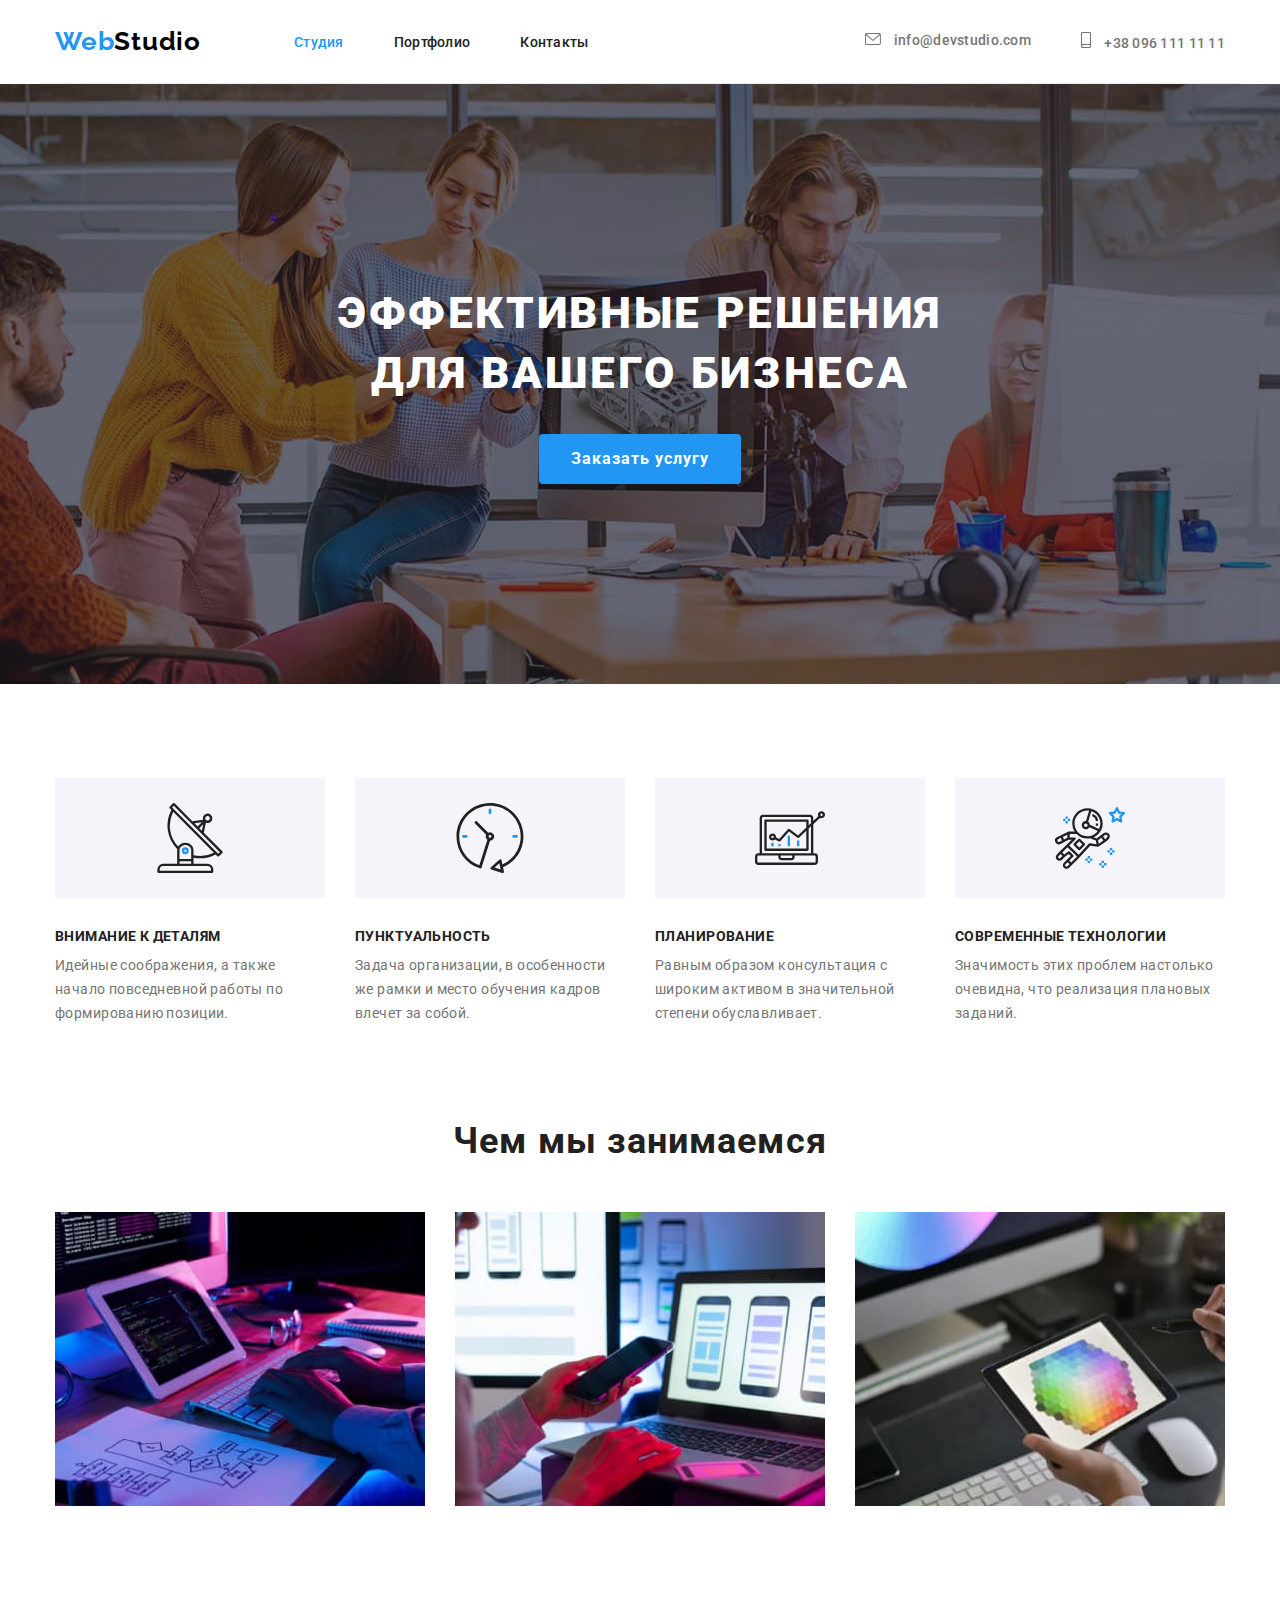
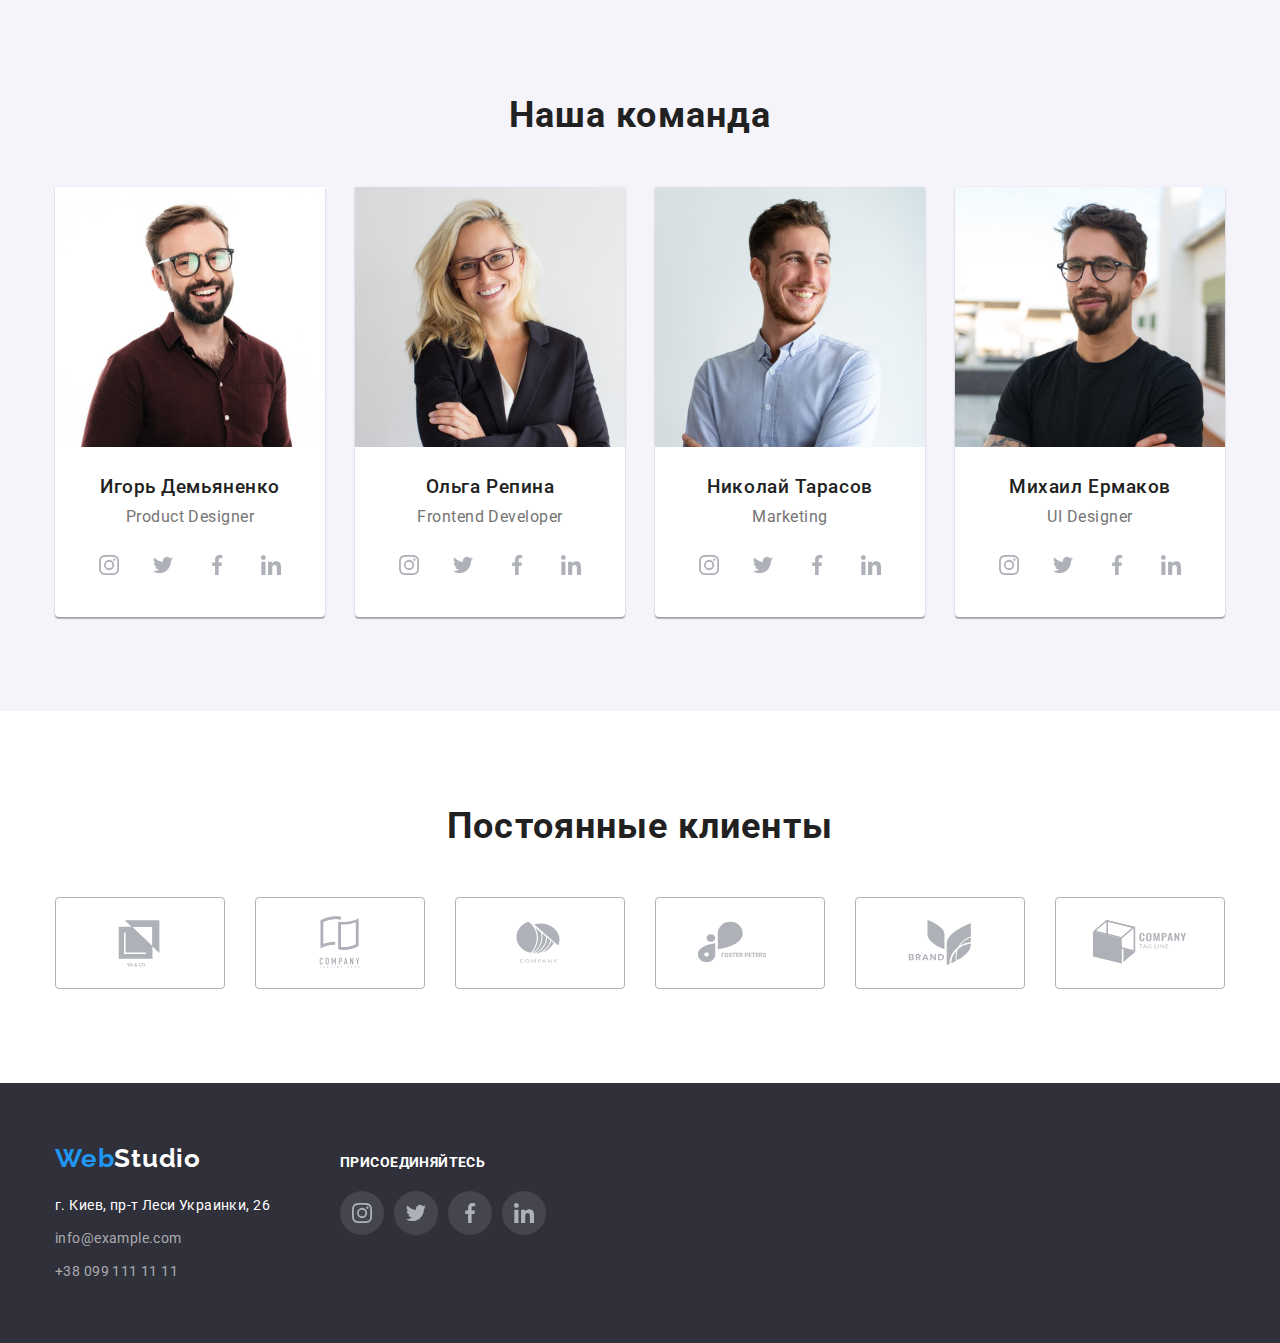
<file: index.html>
<!DOCTYPE html>
<html lang="ru">
  <head>
    <meta charset="UTF-8" />
    <meta http-equiv="X-UA-Compatible" content="IE=edge" />
    <meta name="viewport" content="width=device-width, initial-scale=1.0" />

    <link rel="preconnect" href="https://fonts.googleapis.com" />
    <link rel="preconnect" href="https://fonts.gstatic.com" crossorigin />
    <link
      href="https://fonts.googleapis.com/css2?family=Raleway:wght@700&family=Roboto:wght@400;500;700;900&display=swap"
      rel="stylesheet"
    />

    <link rel="stylesheet" href="./css/modern-normalize.css" />
    <link rel="stylesheet" href="./css/styles.css" />

    <title>WebStudio</title>
  </head>

  <body>
    <header>
      <div class="container header">
        <nav class="header-nav">
          <a class="nav-logo" href="./index.html"><span class="axcent">Web</span>Studio</a>

          <ul class="nav-list">
            <li class="item"><a class="nav-link current-page" href="./index.html">Студия</a></li>
            <li class="item"><a class="nav-link" href="./portfolio.html">Портфолио</a></li>
            <li class="item"><a class="nav-link" href="#">Контакты</a></li>
          </ul>
        </nav>

        <ul class="header-contact-list">
          <li class="item">
            <a class="nav-link contact-link" href="mailto:info@devstudio.com">
              <svg class="contact-link-icon" aria-hidden="true">
                <use href="./images/icons.svg#icon-envelope"></use>
              </svg>
              info@devstudio.com</a
            >
          </li>
          <li class="item">
            <a class="nav-link contact-link" href="tel:+380961111111">
              <svg class="contact-link-icon smartfone" aria-hidden="true">
                <use href="./images/icons.svg#icon-smartphone"></use>
              </svg>
              +38 096 111 11 11</a
            >
          </li>
        </ul>
      </div>
    </header>

    <main>
      <!-- hero -->
      <section class="section hero">
        <div class="container">
          <h1 class="hero-title">Эффективные решения для вашего бизнеса</h1>
          <button class="hero-button" type="button">Заказать услугу</button>
        </div>
      </section>

      <!-- advantages -->
      <section class="section advantages">
        <div class="container">
          <h2 class="visually-hidden">Наши достоинства</h2>

          <ul class="advantages-list">
            <li class="advantages-item">
              <div class="advantages-icon-container">
                <svg class="advantages-item-icon" aria-label="антенна">
                  <use href="./images/icons.svg#icon-1-antenna"></use>
                </svg>
              </div>
              <h3 class="advantages-item-title">Внимание к деталям</h3>
              <p class="advantages-item-text">
                Идейные соображения, а также начало повседневной работы по формированию позиции.
              </p>
            </li>

            <li class="advantages-item">
              <div class="advantages-icon-container">
                <svg class="advantages-item-icon" aria-label="циферблат">
                  <use href="./images/icons.svg#icon-2-clock"></use>
                </svg>
              </div>
              <h3 class="advantages-item-title">Пунктуальность</h3>
              <p class="advantages-item-text">
                Задача организации, в особенности же рамки и место обучения кадров влечет за собой.
              </p>
            </li>

            <li class="advantages-item">
              <div class="advantages-icon-container">
                <svg class="advantages-item-icon" aria-label="диаграмма">
                  <use href="./images/icons.svg#icon-3-diagram"></use>
                </svg>
              </div>
              <h3 class="advantages-item-title">Планирование</h3>
              <p class="advantages-item-text">
                Равным образом консультация с широким активом в значительной степени обуславливает.
              </p>
            </li>

            <li class="advantages-item">
              <div class="advantages-icon-container">
                <svg class="advantages-item-icon" aria-label="астронавт">
                  <use href="./images/icons.svg#icon-4-astronaut"></use>
                </svg>
              </div>
              <h3 class="advantages-item-title">Современные технологии</h3>
              <p class="advantages-item-text">
                Значимость этих проблем настолько очевидна, что реализация плановых заданий.
              </p>
            </li>
          </ul>
        </div>
      </section>

      <!-- specialization -->
      <section class="section specialization">
        <div class="container">
          <h2 class="section-title">Чем мы занимаемся</h2>

          <ul class="specialization-list">
            <li class="specialization-item">
              <img
                src="./images/specialization/specialization-1.jpg"
                alt="работа за компьютером"
                width="370"
                height="294"
              />
            </li>

            <li class="specialization-item">
              <img
                src="./images/specialization/specialization-2.jpg"
                alt="работа за компьютером"
                width="370"
                height="294"
              />
            </li>

            <li class="specialization-item">
              <img
                src="./images/specialization/specialization-3.jpg"
                alt="работа с цветом"
                width="370"
                height="294"
              />
            </li>
          </ul>
        </div>
      </section>

      <!-- team -->
      <section class="section team">
        <div class="container">
          <h2 class="section-title">Наша команда</h2>

          <ul class="team-list">
            <li class="team-item">
              <img src="./images/team/team-1.jpg" alt="Игорь Демьяненко" width="270" height="260" />
              <h3 class="team-item-header">Игорь Демьяненко</h3>
              <p class="team-item-text">Product Designer</p>

              <div class="social-list-container">
                <ul class="social-list">
                  <li class="social-link-item">
                    <a href="#" class="social-link">
                      <svg class="social-icon" aria-label="instagram">
                        <use href="./images/icons.svg#icon-1-instagram"></use>
                      </svg>
                    </a>
                  </li>

                  <li class="social-link-item">
                    <a href="#" class="social-link">
                      <svg class="social-icon" aria-label="twitter">
                        <use href="./images/icons.svg#icon-2-twitter"></use>
                      </svg>
                    </a>
                  </li>

                  <li class="social-link-item">
                    <a href="#" class="social-link">
                      <svg class="social-icon" aria-label="facebook">
                        <use href="./images/icons.svg#icon-3-facebook"></use>
                      </svg>
                    </a>
                  </li>

                  <li class="social-link-item">
                    <a href="#" class="social-link">
                      <svg class="social-icon" aria-label="linkedin">
                        <use href="./images/icons.svg#icon-4-linkedin"></use>
                      </svg>
                    </a>
                  </li>
                </ul>
              </div>
            </li>

            <li class="team-item">
              <img src="./images/team/team-2.jpg" alt="Ольга Репина" width="270" height="260" />
              <h3 class="team-item-header">Ольга Репина</h3>
              <p class="team-item-text">Frontend Developer</p>

              <div class="social-list-container">
                <ul class="social-list">
                  <li class="social-link-item">
                    <a href="#" class="social-link">
                      <svg class="social-icon" aria-label="instagram">
                        <use href="./images/icons.svg#icon-1-instagram"></use>
                      </svg>
                    </a>
                  </li>

                  <li class="social-link-item">
                    <a href="#" class="social-link">
                      <svg class="social-icon" aria-label="twitter">
                        <use href="./images/icons.svg#icon-2-twitter"></use>
                      </svg>
                    </a>
                  </li>

                  <li class="social-link-item">
                    <a href="#" class="social-link">
                      <svg class="social-icon" aria-label="facebook">
                        <use href="./images/icons.svg#icon-3-facebook"></use>
                      </svg>
                    </a>
                  </li>

                  <li class="social-link-item">
                    <a href="#" class="social-link">
                      <svg class="social-icon" aria-label="linkedin">
                        <use href="./images/icons.svg#icon-4-linkedin"></use>
                      </svg>
                    </a>
                  </li>
                </ul>
              </div>
            </li>

            <li class="team-item">
              <img src="./images/team/team-3.jpg" alt="Николай Тарасов" width="270" height="260" />
              <h3 class="team-item-header">Николай Тарасов</h3>
              <p class="team-item-text">Marketing</p>

              <div class="social-list-container">
                <ul class="social-list">
                  <li class="social-link-item">
                    <a href="#" class="social-link">
                      <svg class="social-icon" aria-label="instagram">
                        <use href="./images/icons.svg#icon-1-instagram"></use>
                      </svg>
                    </a>
                  </li>

                  <li class="social-link-item">
                    <a href="#" class="social-link">
                      <svg class="social-icon" aria-label="twitter">
                        <use href="./images/icons.svg#icon-2-twitter"></use>
                      </svg>
                    </a>
                  </li>

                  <li class="social-link-item">
                    <a href="#" class="social-link">
                      <svg class="social-icon" aria-label="facebook">
                        <use href="./images/icons.svg#icon-3-facebook"></use>
                      </svg>
                    </a>
                  </li>

                  <li class="social-link-item">
                    <a href="#" class="social-link">
                      <svg class="social-icon" aria-label="linkedin">
                        <use href="./images/icons.svg#icon-4-linkedin"></use>
                      </svg>
                    </a>
                  </li>
                </ul>
              </div>
            </li>

            <li class="team-item">
              <img src="./images/team/team-4.jpg" alt="Михаил Ермаков" width="270" height="260" />
              <h3 class="team-item-header">Михаил Ермаков</h3>
              <p class="team-item-text">UI Designer</p>

              <div class="social-list-container">
                <ul class="social-list">
                  <li class="social-link-item">
                    <a href="#" class="social-link">
                      <svg class="social-icon" aria-label="instagram">
                        <use href="./images/icons.svg#icon-1-instagram"></use>
                      </svg>
                    </a>
                  </li>

                  <li class="social-link-item">
                    <a href="#" class="social-link">
                      <svg class="social-icon" aria-label="twitter">
                        <use href="./images/icons.svg#icon-2-twitter"></use>
                      </svg>
                    </a>
                  </li>

                  <li class="social-link-item">
                    <a href="#" class="social-link">
                      <svg class="social-icon" aria-label="facebook">
                        <use href="./images/icons.svg#icon-3-facebook"></use>
                      </svg>
                    </a>
                  </li>

                  <li class="social-link-item">
                    <a href="#" class="social-link">
                      <svg class="social-icon" aria-label="linkedin">
                        <use href="./images/icons.svg#icon-4-linkedin"></use>
                      </svg>
                    </a>
                  </li>
                </ul>
              </div>
            </li>
          </ul>
        </div>
      </section>

      <!-- clients -->
      <section class="section clients">
        <div class="container">
          <h2 class="section-title">Постоянные клиенты</h2>

          <ul class="clients-list">
            <li class="client-item">
              <a href="#" class="client-link">
                <svg class="client-icon" aria-label="переход на сайт компании yaco">
                  <use href="./images/icons.svg#icon-1-yaco"></use>
                </svg>
              </a>
            </li>

            <li class="client-item">
              <a href="#" class="client-link">
                <svg class="client-icon" aria-label="переход на сайт компании TLH">
                  <use href="./images/icons.svg#icon-2-tlh"></use>
                </svg>
              </a>
            </li>

            <li class="client-item">
              <a href="#" class="client-link">
                <svg class="client-icon" aria-label="переход на сайт компании Company">
                  <use href="./images/icons.svg#icon-3-company"></use>
                </svg>
              </a>
            </li>

            <li class="client-item">
              <a href="#" class="client-link">
                <svg class="client-icon" aria-label="переход на сайт компании Foster Peter">
                  <use href="./images/icons.svg#icon-4-foster"></use>
                </svg>
              </a>
            </li>

            <li class="client-item">
              <a href="#" class="client-link">
                <svg class="client-icon" aria-label="переход на сайт компании Brand">
                  <use href="./images/icons.svg#icon-5-brand"></use>
                </svg>
              </a>
            </li>

            <li class="client-item">
              <a href="#" class="client-link">
                <svg class="client-icon" aria-label="переход на сайт компании Tag Line">
                  <use href="./images/icons.svg#icon-6-tlc"></use>
                </svg>
              </a>
            </li>
          </ul>
        </div>
      </section>
    </main>

    <footer class="footer">
      <div class="container footer-flex">
        <div class="address-container">
          <a class="footer-logo" href="./index.html"><span class="axcent">Web</span>Studio</a>

          <address class="address">
            <ul class="footer-address-list">
              <li class="footer-address-item">
                <a
                  class="footer-address-link"
                  href="https://goo.gl/maps/piqngm7oDQpEDh6u6"
                  target="_blank"
                  rel="noopener nofollow noreferrer"
                  >г. Киев, пр-т Леси Украинки, 26</a
                >
              </li>

              <li class="footer-contact-item">
                <a class="footer-contact-link" href="mailto:info@example.com">info@example.com</a>
              </li>

              <li class="footer-contact-item">
                <a class="footer-contact-link" href="tel:+380991111111">+38 099 111 11 11</a>
              </li>
            </ul>
          </address>
        </div>

        <div>
          <p class="socials-text">присоединяйтесь</p>
          <div>
            <ul class="social-list">
              <li class="social-link-item">
                <a href="#" class="social-link footer-socials">
                  <svg class="social-icon" aria-label="instagram">
                    <use href="./images/icons.svg#icon-1-instagram"></use>
                  </svg>
                </a>
              </li>

              <li class="social-link-item">
                <a href="#" class="social-link footer-socials">
                  <svg class="social-icon" aria-label="twitter">
                    <use href="./images/icons.svg#icon-2-twitter"></use>
                  </svg>
                </a>
              </li>

              <li class="social-link-item">
                <a href="#" class="social-link footer-socials">
                  <svg class="social-icon" aria-label="facebook">
                    <use href="./images/icons.svg#icon-3-facebook"></use>
                  </svg>
                </a>
              </li>

              <li class="social-link-item">
                <a href="#" class="social-link footer-socials">
                  <svg class="social-icon" aria-label="linkedin">
                    <use href="./images/icons.svg#icon-4-linkedin"></use>
                  </svg>
                </a>
              </li>
            </ul>
          </div>
        </div>
      </div>
    </footer>
  </body>
</html>
</file>
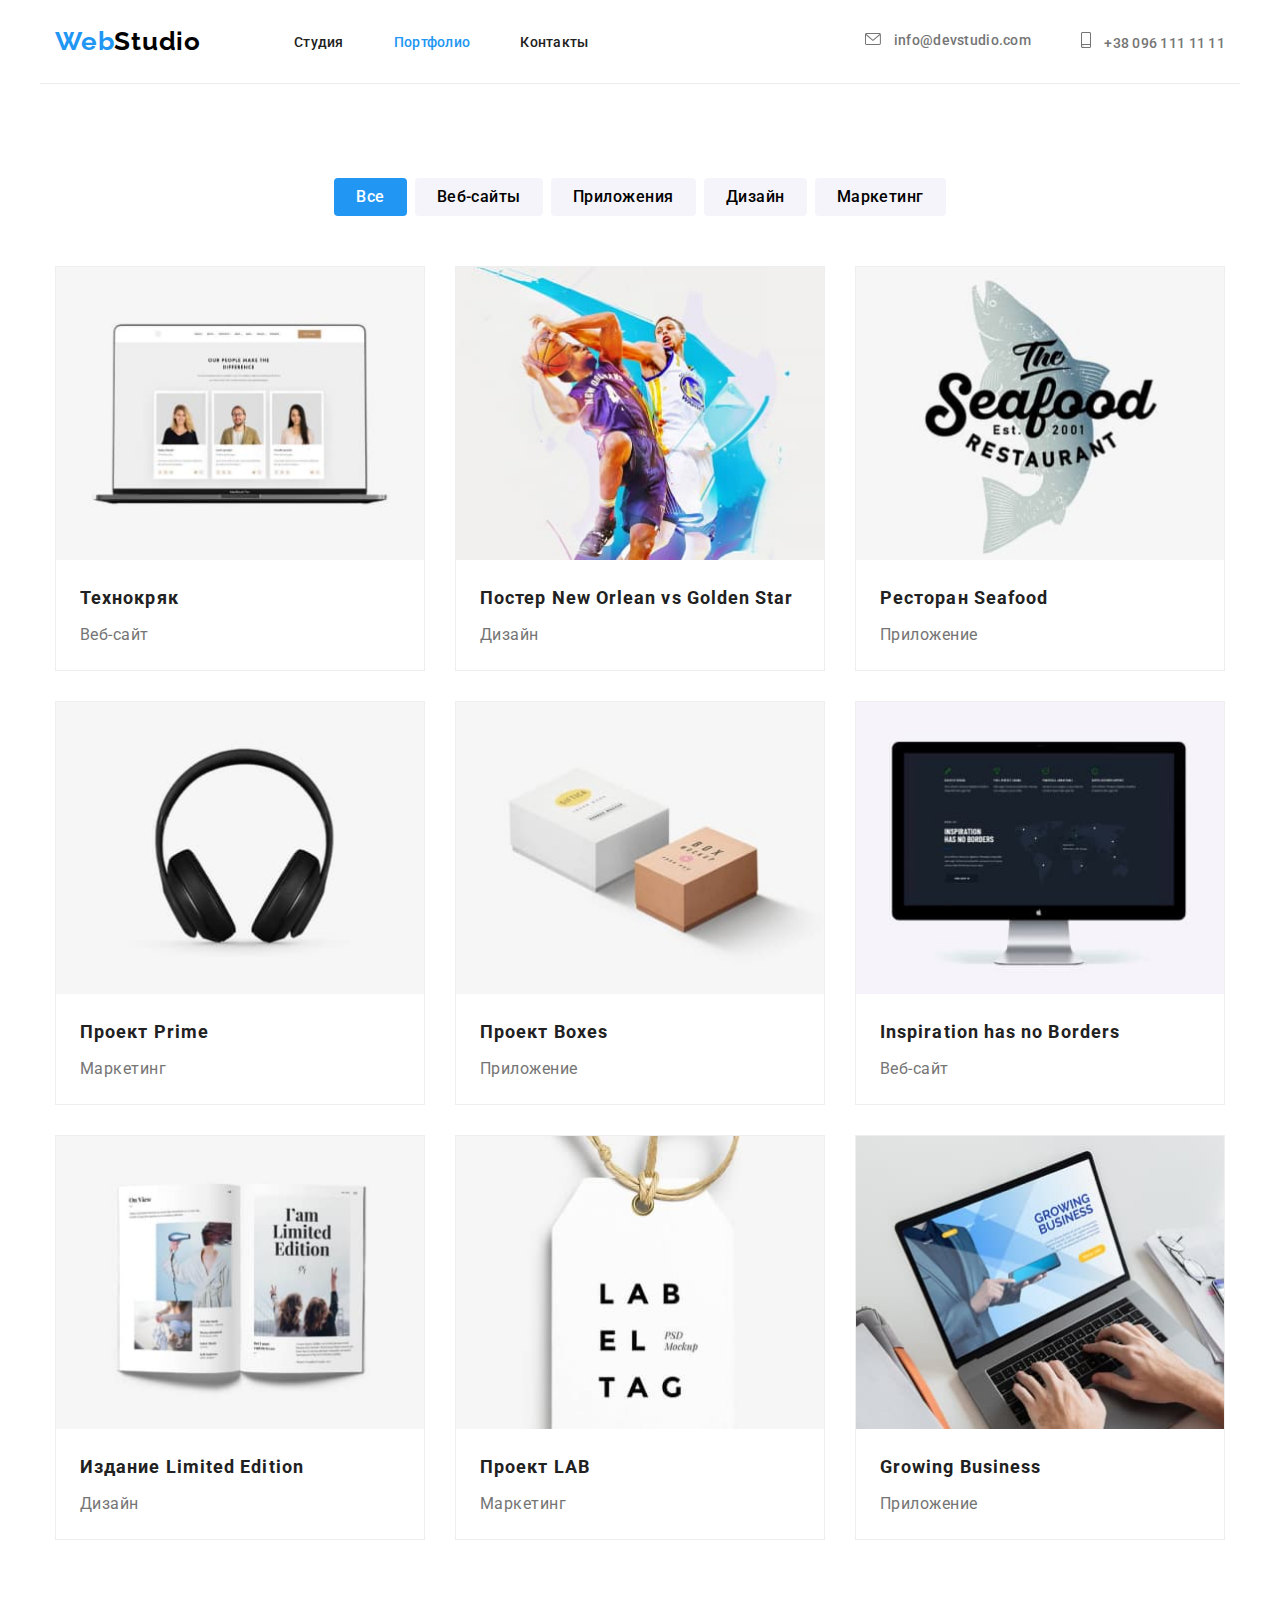
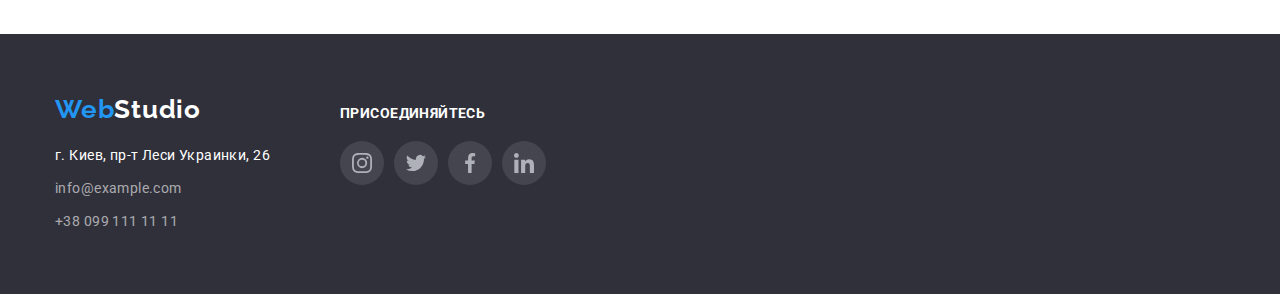
<file: portfolio.html>
<!DOCTYPE html>
<html lang="ru">
  <head>
    <meta charset="UTF-8" />
    <meta http-equiv="X-UA-Compatible" content="IE=edge" />
    <meta name="viewport" content="width=device-width, initial-scale=1.0" />

    <link rel="preconnect" href="https://fonts.googleapis.com" />
    <link rel="preconnect" href="https://fonts.gstatic.com" crossorigin />
    <link
      href="https://fonts.googleapis.com/css2?family=Raleway:wght@700&family=Roboto:wght@400;500;700;900&display=swap"
      rel="stylesheet"
    />

    <link rel="stylesheet" href="./css/modern-normalize.css" />
    <link rel="stylesheet" href="./css/styles.css" />

    <title>Portfolio</title>
  </head>

  <body>
    <header>
      <div class="container header">
        <nav class="header-nav">
          <a class="nav-logo" href="./index.html"><span class="axcent">Web</span>Studio</a>

          <ul class="nav-list">
            <li class="item"><a class="nav-link" href="./index.html">Студия</a></li>
            <li class="item">
              <a class="nav-link current-page" href="./portfolio.html">Портфолио</a>
            </li>
            <li class="item"><a class="nav-link" href="#">Контакты</a></li>
          </ul>
        </nav>

        <ul class="header-contact-list">
          <li class="item">
            <a class="nav-link contact-link" href="mailto:info@devstudio.com">
              <svg class="contact-link-icon" aria-hidden="true">
                <use href="./images/icons.svg#icon-envelope"></use>
              </svg>
              info@devstudio.com</a
            >
          </li>
          <li class="item">
            <a class="nav-link contact-link" href="tel:+380961111111">
              <svg class="contact-link-icon smartfone" aria-hidden="true">
                <use href="./images/icons.svg#icon-smartphone"></use>
              </svg>
              +38 096 111 11 11</a
            >
          </li>
        </ul>
      </div>
    </header>

    <main>
      <!-- cases -->
      <section class="section cases">
        <div class="container">
          <h1 class="visually-hidden">Галерея проектов</h1>

          <ul class="button-list">
            <li class="button-list-item">
              <button class="button start" type="button">Все</button>
            </li>
            <li class="button-list-item">
              <button type="button" class="button">Веб-сайты</button>
            </li>
            <li class="button-list-item">
              <button type="button" class="button">Приложения</button>
            </li>
            <li class="button-list-item"><button type="button" class="button">Дизайн</button></li>
            <li class="button-list-item">
              <button type="button" class="button">Маркетинг</button>
            </li>
          </ul>

          <ul class="cases-list">
            <li class="case-item">
              <a href="#" class="case-link"
                ><img
                  src="./images/cases/case-1.jpg"
                  alt="страница веб-сайта на экране ноутбука"
                  width="370"
                  height="294"
                />
                <h2 class="case-title">Технокряк</h2>
                <p class="case-text">Веб-сайт</p>
              </a>
            </li>

            <li class="case-item">
              <a href="#" class="case-link"
                ><img
                  src="./images/cases/case-2.jpg"
                  alt="два спортсмена играют в баскетбол"
                  width="370"
                  height="294"
                />
                <h2 class="case-title">Постер New Orlean vs Golden Star</h2>
                <p class="case-text">Дизайн</p>
              </a>
            </li>

            <li class="case-item">
              <a href="#" class="case-link"
                ><img
                  src="./images/cases/case-3.jpg"
                  alt="эмблема морского ресторана"
                  width="370"
                  height="294"
                />
                <h2 class="case-title">Ресторан Seafood</h2>
                <p class="case-text">Приложение</p>
              </a>
            </li>

            <li class="case-item">
              <a href="#" class="case-link"
                ><img src="./images/cases/case-4.jpg" alt="наушники" width="370" height="294" />
                <h2 class="case-title">Проект Prime</h2>
                <p class="case-text">Маркетинг</p>
              </a>
            </li>

            <li class="case-item">
              <a href="#" class="case-link"
                ><img src="./images/cases/case-5.jpg" alt="две коробки" width="370" height="294" />
                <h2 class="case-title">Проект Boxes</h2>
                <p class="case-text">Приложение</p>
              </a>
            </li>

            <li class="case-item">
              <a href="#" class="case-link"
                ><img
                  src="./images/cases/case-6.jpg"
                  alt="страница веб-сайта на экране монитора"
                  width="370"
                  height="294"
                />
                <h2 class="case-title">Inspiration has no Borders</h2>
                <p class="case-text">Веб-сайт</p>
              </a>
            </li>

            <li class="case-item">
              <a href="#" class="case-link"
                ><img
                  src="./images/cases/case-7.jpg"
                  alt="журнал на развороте"
                  width="370"
                  height="294"
                />
                <h2 class="case-title">Издание Limited Edition</h2>
                <p class="case-text">Дизайн</p>
              </a>
            </li>

            <li class="case-item">
              <a href="#" class="case-link"
                ><img src="./images/cases/case-8.jpg" alt="ярлык" width="370" height="294" />
                <h2 class="case-title">Проект LAB</h2>
                <p class="case-text">Маркетинг</p>
              </a>
            </li>

            <li class="case-item">
              <a href="#" class="case-link"
                ><img
                  src="./images/cases/case-9.jpg"
                  alt="страница веб-сайта на экране ноутбука"
                  width="370"
                  height="294"
                />
                <h2 class="case-title">Growing Business</h2>
                <p class="case-text">Приложение</p>
              </a>
            </li>
          </ul>
        </div>
      </section>
    </main>

    <footer class="footer">
      <div class="container footer-flex">
        <div class="address-container">
          <a class="footer-logo" href="./index.html"><span class="axcent">Web</span>Studio</a>

          <address class="address">
            <ul class="footer-address-list">
              <li class="footer-address-item">
                <a
                  class="footer-address-link"
                  href="https://goo.gl/maps/piqngm7oDQpEDh6u6"
                  target="_blank"
                  rel="noopener nofollow noreferrer"
                  >г. Киев, пр-т Леси Украинки, 26</a
                >
              </li>

              <li class="footer-contact-item">
                <a class="footer-contact-link" href="mailto:info@example.com">info@example.com</a>
              </li>

              <li class="footer-contact-item">
                <a class="footer-contact-link" href="tel:+380991111111">+38 099 111 11 11</a>
              </li>
            </ul>
          </address>
        </div>

        <div>
          <p class="socials-text">присоединяйтесь</p>
          <div>
            <ul class="social-list">
              <li class="social-link-item">
                <a href="#" class="social-link footer-socials">
                  <svg class="social-icon" aria-label="instagram">
                    <use href="./images/icons.svg#icon-1-instagram"></use>
                  </svg>
                </a>
              </li>

              <li class="social-link-item">
                <a href="#" class="social-link footer-socials">
                  <svg class="social-icon" aria-label="twitter">
                    <use href="./images/icons.svg#icon-2-twitter"></use>
                  </svg>
                </a>
              </li>

              <li class="social-link-item">
                <a href="#" class="social-link footer-socials">
                  <svg class="social-icon" aria-label="facebook">
                    <use href="./images/icons.svg#icon-3-facebook"></use>
                  </svg>
                </a>
              </li>

              <li class="social-link-item">
                <a href="#" class="social-link footer-socials">
                  <svg class="social-icon" aria-label="linkedin">
                    <use href="./images/icons.svg#icon-4-linkedin"></use>
                  </svg>
                </a>
              </li>
            </ul>
          </div>
        </div>
      </div>
    </footer>
  </body>
</html>
</file>
<file: css/styles.css>
:root {
  --axcent: #2196f3;
  --main-text-color: #212121;
  --main-background-color: #ffffff;
  --secondary-background-color: #2f303a;
  --text-white: #ffffff;
  --text-grey: #757575;
}

body {
  font-family: 'Roboto', sans-serif;
  font-size: 16px;
  font-weight: 400;
  line-height: 1.17;
  color: var(--main-text-color);
  background-color: var(--main-background-color);
}

/* reset */
html {
  box-sizing: border-box;
}
*,
*::after,
*::before {
  box-sizing: inherit;
}
/* Стили для обнуления верхних отступов у элементов */
h1,
h2,
h3,
h4,
h5,
h6,
p {
  margin-top: 0;
}
/*  для обнуления базовых свойств у списков (ul) */
ul {
  list-style: none;
  padding-left: 0;
  margin: 0;
}
/*  для обнуления базовых свойств у ссылок */
a {
  text-decoration: none;
  color: inherit;
}
/* Свойства для корректного отображения картинок */
img {
  display: block;
  max-width: 100%;
  height: auto;
}
/* Свойства для обнуления курсива у address */
address {
  font-style: normal;
}

.container {
  margin: 0 auto;
  width: 1200px;
  padding: 0 15px;
}

.section {
  padding-top: 94px;
  padding-bottom: 94px;
}

.axcent {
  color: var(--axcent);
}

.visually-hidden {
  position: absolute;
  width: 1px;
  height: 1px;
  margin: -1px;
  border: 0;
  padding: 0;
  white-space: nowrap;
  clip-path: inset(100%);
  clip: rect(0 0 0 0);
  overflow: hidden;
}

/* header */
.nav-logo {
  margin-right: 93px;
  font-family: Raleway;
  font-weight: 700;
  font-size: 26px;
  color: #000000;
  letter-spacing: 0.03em;
}

.header-nav {
  display: flex;
  align-items: center;
}

.header {
  display: flex;
}

.nav-link:hover,
.nav-link:active {
  color: var(--axcent);
}

.nav-link.current-page {
  color: var(--axcent);
}

.nav-list {
  display: flex;
}

.nav-list .item + .item {
  margin-left: 50px;
}

.header-contact-list {
  display: flex;
  margin-left: auto;
}

.header-contact-list .item:not(:last-child) {
  margin-right: 50px;
}

.nav-link {
  color: var(--main-text-color);
  display: block;
  padding-top: 32px;
  padding-bottom: 32px;
  font-size: 14px;
  font-weight: 500;
  letter-spacing: 0.02em;
}

.contact-link {
  color: var(--text-grey);
}

.contact-link-icon {
  width: 16px;
  height: 12px;
  margin-right: 10px;
  fill: var(--text-grey);
}

.contact-link-icon.smartfone {
  width: 10px;
  height: 16px;
}

.contact-link:hover .contact-link-icon,
.contact-link:active .contact-link-icon {
  fill: var(--axcent);
}

.header {
  border-bottom: 1px solid #ececec;
}

/* hero */
.hero {
  background-color: #c4c4c4;
  text-align: center;
  padding: 200px 0;
  background-image: linear-gradient(90deg, rgba(47, 48, 58, 0.4), rgba(47, 48, 58, 0.4)),
    url(../images/hero-bgimg.jpg);
  max-width: 1600px;
  background-repeat: no-repeat;
  background-position: center;
  background-size: cover;
  margin: 0 auto;
}

.hero-title {
  font-size: 44px;
  font-weight: 900;
  line-height: 1.36;
  letter-spacing: 0.06em;
  text-align: center;
  text-transform: uppercase;
  color: var(--text-white);
  width: 696px;
  margin: 0 auto;
  margin-bottom: 30px;
}

.hero-button {
  border-radius: 4px;
  border-style: none;
  background-color: var(--axcent);
  color: var(--text-white);
  font-weight: 700;
  line-height: 1.88;
  letter-spacing: 0.06em;
  text-align: center;
  padding: 10px 32px;
  cursor: pointer;
}

/* advantages */

.advantages-item {
  display: flex;
  flex-direction: column;
}

.advantages-icon-container {
  height: 120px;
  background-color: #f5f4fa;
  display: flex;
  align-items: center;
  justify-content: center;
}

.advantages-item-icon {
  width: 70px;
  height: 70px;
  fill: #212121;
}

.advantages-item-title {
  font-size: 14px;
  font-weight: 700;
  text-align: left;
  text-transform: uppercase;
  letter-spacing: 0.03em;
  margin-top: 30px;
  margin-bottom: 10px;
}

.advantages-item-text {
  font-size: 14px;
  line-height: 1.71;
  letter-spacing: 0.03em;
  color: var(--text-grey);
  margin: 0;
}

.advantages-item {
  width: 270px;
}

.advantages-list {
  display: flex;
}

.advantages-item:not(:last-child) {
  margin-right: 30px;
}

/* specialization */
.section-title {
  font-size: 36px;
  font-weight: 700;
  letter-spacing: 0.03em;
  text-align: center;
  margin-bottom: 50px;
}

.specialization {
  padding-top: 0;
}

.specialization-list {
  display: flex;
}

.specialization-item:not(:last-child) {
  margin-right: 30px;
}

/* team */

.team {
  background-color: #f5f4fa;
}

.team-list {
  display: flex;
}

.team-item {
  background-color: var(--main-background-color);
  box-shadow: 0px 1px 3px rgba(0, 0, 0, 0.12), 0px 1px 1px rgba(0, 0, 0, 0.14),
    0px 2px 1px rgba(0, 0, 0, 0.2);
  border-radius: 0px 0px 4px 4px;
}

.team-item:not(:last-child) {
  margin-right: 30px;
}

.team-item-header {
  font-weight: 500;
  letter-spacing: 0.03em;
  text-align: center;
  padding-top: 30px;
  padding-bottom: 10px;
  margin-bottom: 0;
}

.team-item-text {
  letter-spacing: 0.03em;
  text-align: center;
  color: var(--text-grey);
  margin-bottom: 16px;
}

.social-list-container {
  padding-bottom: 30px;
}

.social-list {
  display: flex;
  align-items: center;
  justify-content: center;
}

.social-link-item:not(:last-child) {
  margin-right: 10px;
}

.social-link-item {
  width: 44px;
  height: 44px;
}

.social-link {
  width: 100%;
  height: 100%;
  display: flex;
  align-items: center;
  justify-content: center;
}

.social-link:hover,
.social-link:active {
  border-radius: 50%;
  background-color: var(--axcent);
}

.social-icon {
  width: 44px;
  height: 44px;
  fill: #afb1b8;
}

.social-link:hover .social-icon,
.social-link:active .social-icon {
  fill: var(--main-background-color);
}

/* clients */

.clients-list {
  display: flex;
  justify-content: space-between;
}

.client-item {
  width: 170px;
  height: 92px;
  border: 1px solid #afb1b8;
  border-radius: 4px;
}

.client-link {
  width: 100%;
  height: 100%;
  display: flex;
  align-items: center;
  justify-content: center;
}

.client-icon {
  width: 106px;
  height: 60px;
  fill: #afb1b8;
}

.client-icon:hover,
.client-icon:active {
  fill: var(--axcent);
}

/* footer */
.footer {
  background-color: var(--secondary-background-color);
  padding: 60px 0;
}

.footer-flex {
  display: flex;
  align-items: baseline;
}

.address-container {
  margin-right: 70px;
}

.footer-logo {
  font-family: Raleway;
  font-weight: 700;
  font-size: 26px;
  color: var(--text-white);
  letter-spacing: 0.03em;
}

.footer-address-list {
  font-size: 14px;
  line-height: 1.71;
  letter-spacing: 0.03em;
}

.footer-address-link {
  color: var(--text-white);
}

.footer-address-link:hover,
.footer-address-link:active {
  color: var(--axcent);
}

.footer-contact-item {
  margin-top: 9px;
}

.footer-contact-link {
  color: rgb(255, 255, 255, 0.6);
}

.footer-contact-link:hover,
.footer-contact-link:active {
  color: var(--axcent);
}

.address {
  margin-top: 20px;
}

.social-link.footer-socials {
  border-radius: 50%;
  background-color: rgba(255, 255, 255, 0.1);
}

.social-link.footer-socials:hover,
.social-link.footer-socials:active {
  background-color: var(--axcent);
}

.socials-text {
  text-transform: uppercase;
  color: var(--text-white);
  font-size: 14px;
  font-weight: 700;
  letter-spacing: 0.03em;
  margin-bottom: 20px;
}

/* portfolio */

/* buttons */
.button {
  border-radius: 4px;
  background-color: #f5f4fa;
  font-weight: 500;
  line-height: 1.63;
  letter-spacing: 0.03em;
  text-align: center;
  cursor: pointer;
  border-style: none;
  padding: 6px 22px;
}

.button.start {
  color: var(--text-white);
  background-color: var(--axcent);
}

.button:hover,
.button:active,
.button:focus {
  color: var(--text-white);
  background-color: var(--axcent);
  box-shadow: 0px 3px 1px rgba(0, 0, 0, 0.1), 0px 1px 2px rgba(0, 0, 0, 0.08),
    0px 2px 2px rgba(0, 0, 0, 0.12);
}

.button-list {
  display: flex;
  justify-content: center;
  margin-bottom: 50px;
}

.button-list-item:not(:last-child) {
  margin-right: 8px;
}

/* cases */

.case-item {
  border: 1px solid #eeeeee;
  border-radius: 0px;
}

.case-item:hover,
.case-item:active {
  box-shadow: 0px 1px 1px rgba(0, 0, 0, 0.12), 0px 4px 4px rgba(0, 0, 0, 0.06),
    1px 4px 6px rgba(0, 0, 0, 0.16);
}

/* .case-link:hover .case-item,
.case-link:active .case-item {
  box-shadow: 0px 1px 1px rgba(0, 0, 0, 0.12), 0px 4px 4px rgba(0, 0, 0, 0.06),
    1px 4px 6px rgba(0, 0, 0, 0.16);
} */

.case-title {
  font-size: 18px;
  font-weight: 700;
  line-height: 2;
  letter-spacing: 0.06em;
  padding-top: 20px;
  padding-bottom: 4px;
  padding-left: 24px;
  margin-bottom: 0;
}

.case-text {
  line-height: 1.88;
  letter-spacing: 0.03em;
  color: var(--text-grey);
  padding-bottom: 20px;
  padding-left: 24px;
  margin-bottom: 0;
}

.cases-list {
  display: flex;
  flex-wrap: wrap;
}

.case-item {
  width: calc((100% - 2 * 30px) / 3);
}

.case-item:not(:nth-child(3n)) {
  margin-right: 30px;
}

.case-item:not(:nth-last-child(-n + 3)) {
  margin-bottom: 30px;
}
</file>
